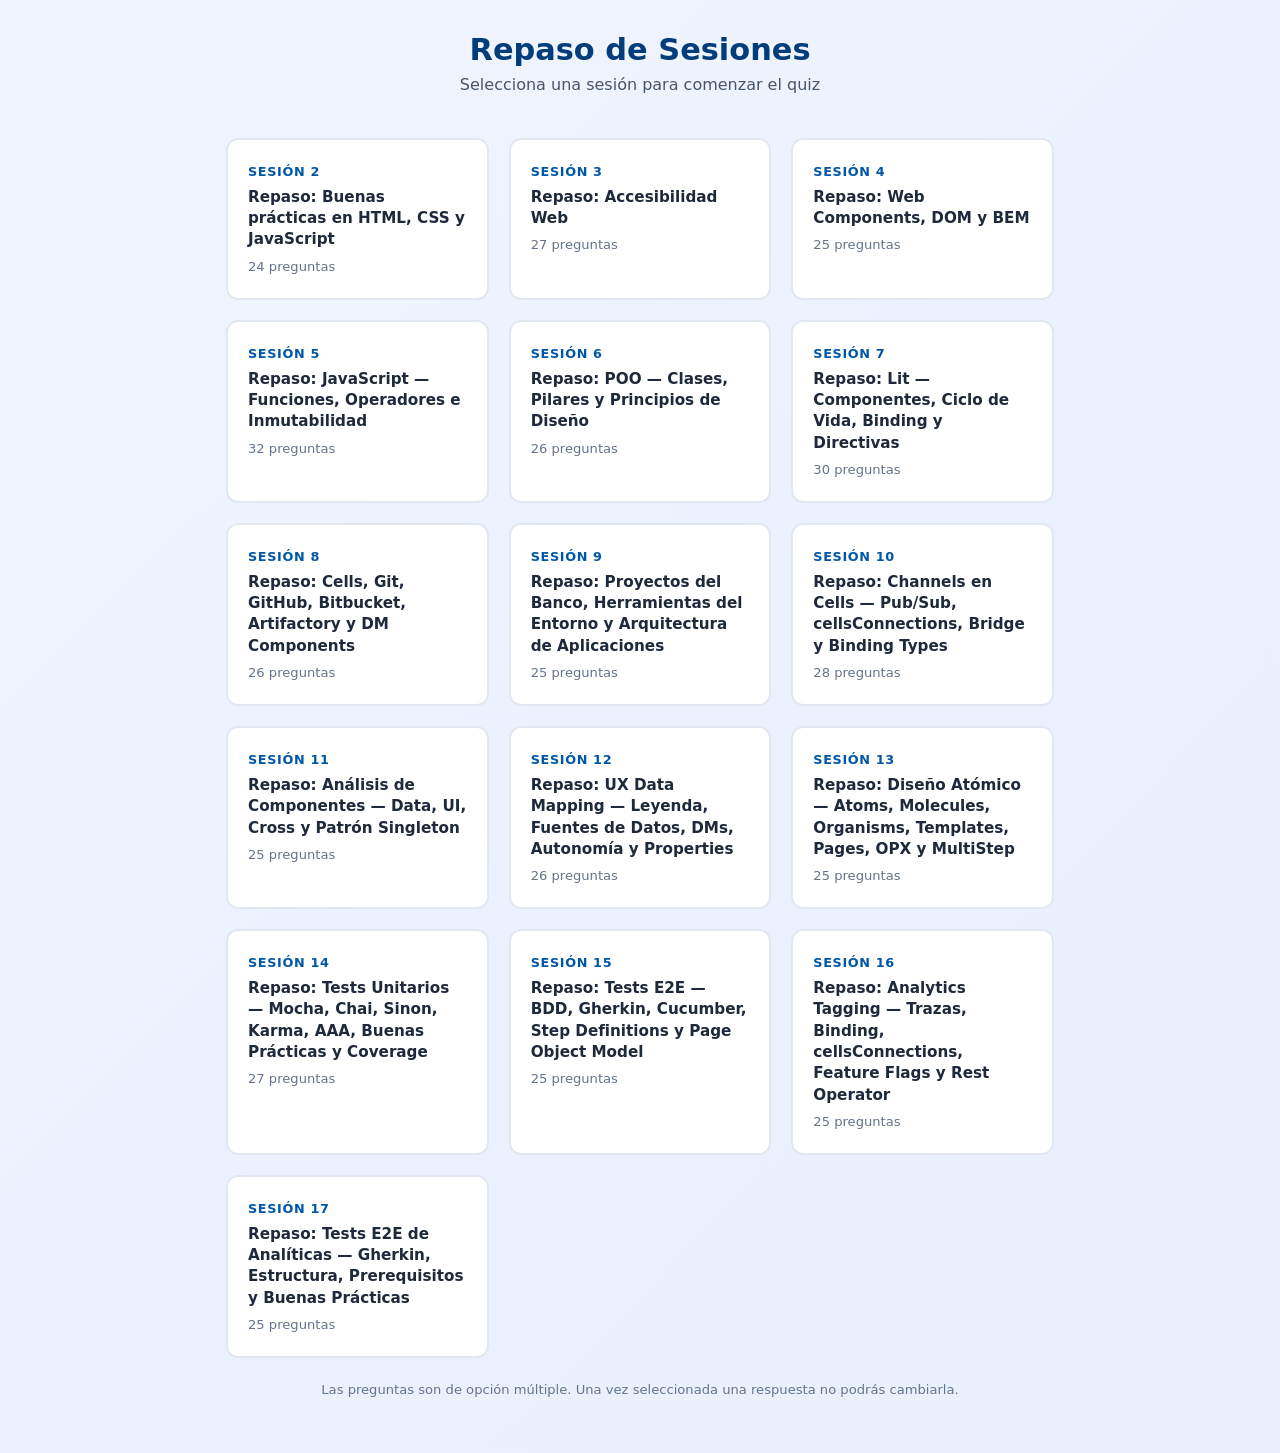
<file: index.html>
<!DOCTYPE html>
<html lang="es">
<head>
  <meta charset="UTF-8">
  <meta name="viewport" content="width=device-width, initial-scale=1.0">
  <title>Formulario de Preguntas - Entelgy</title>
  <link rel="stylesheet" href="css/styles.css">
</head>
<body>
  <div class="page page--home">
    <header class="header">
      <h1 class="header__title">Repaso de Sesiones</h1>
      <p class="header__subtitle">Selecciona una sesión para comenzar el quiz</p>
    </header>

    <main class="main">
      <div class="session-grid" id="sessionGrid">
        <!-- Las tarjetas de sesión se generan dinámicamente -->
      </div>
    </main>

    <footer class="footer">
      <p class="footer__text">Las preguntas son de opción múltiple. Una vez seleccionada una respuesta no podrás cambiarla.</p>
    </footer>
  </div>

  <script src="js/app.js"></script>
  <script>
    renderSessionGrid();
  </script>
</body>
</html>
</file>
<file: css/styles.css>
/* ===========================
   VARIABLES Y RESET
   =========================== */
:root {
  --color-primary: #0057a8;
  --color-primary-dark: #003d7a;
  --color-primary-light: #e8f0fb;
  --color-success: #1a7f4b;
  --color-success-bg: #e6f6ee;
  --color-success-border: #a3d9b8;
  --color-error: #b91c1c;
  --color-error-bg: #fef2f2;
  --color-error-border: #fca5a5;
  --color-neutral: #64748b;
  --color-neutral-light: #f1f5f9;
  --color-text: #1e293b;
  --color-text-soft: #475569;
  --color-border: #e2e8f0;
  --color-white: #ffffff;
  --radius: 12px;
  --radius-sm: 8px;
  --shadow: 0 4px 16px rgba(0, 0, 0, 0.08);
  --shadow-hover: 0 8px 28px rgba(0, 87, 168, 0.18);
  --transition: 0.2s ease;
  --font: 'Segoe UI', system-ui, -apple-system, sans-serif;
}

*, *::before, *::after {
  box-sizing: border-box;
  margin: 0;
  padding: 0;
}

html {
  font-size: 16px;
  scroll-behavior: smooth;
}

body {
  font-family: var(--font);
  color: var(--color-text);
  background: linear-gradient(135deg, #f0f4ff 0%, #e8f0fb 100%);
  min-height: 100vh;
}

/* ===========================
   LAYOUT
   =========================== */
.page {
  min-height: 100vh;
  display: flex;
  flex-direction: column;
  max-width: 860px;
  margin: 0 auto;
  padding: 0 1rem 2rem;
}

.main {
  flex: 1;
  padding-top: 1.5rem;
}

/* ===========================
   HEADER
   =========================== */
.header {
  padding: 2rem 0 1.25rem;
  text-align: center;
}

.header__back {
  display: inline-block;
  color: var(--color-primary);
  text-decoration: none;
  font-weight: 600;
  font-size: 0.95rem;
  margin-bottom: 0.75rem;
  padding: 0.4rem 0.75rem;
  border-radius: var(--radius-sm);
  transition: background var(--transition), color var(--transition);
}

.header__back:hover {
  background: var(--color-primary-light);
}

.header__title {
  font-size: 1.9rem;
  font-weight: 800;
  color: var(--color-primary-dark);
  line-height: 1.2;
}

.header__subtitle {
  font-size: 1rem;
  color: var(--color-text-soft);
  margin-top: 0.4rem;
}

.header__info {
  display: flex;
  flex-direction: column;
  align-items: center;
  gap: 0.25rem;
}

.header__progress {
  font-size: 0.9rem;
  color: var(--color-neutral);
  font-weight: 500;
}

/* ===========================
   BARRA DE PROGRESO
   =========================== */
.progress-bar {
  width: 100%;
  height: 6px;
  background: var(--color-border);
  border-radius: 99px;
  overflow: hidden;
  margin-bottom: 1.5rem;
}

.progress-bar__fill {
  height: 100%;
  background: linear-gradient(90deg, var(--color-primary), #4a9cf5);
  border-radius: 99px;
  transition: width 0.4s ease;
  width: 0%;
}

/* ===========================
   GRID DE SESIONES
   =========================== */
.session-grid {
  display: grid;
  grid-template-columns: repeat(auto-fill, minmax(220px, 1fr));
  gap: 1.25rem;
}

.session-card {
  background: var(--color-white);
  border: 2px solid var(--color-border);
  border-radius: var(--radius);
  padding: 1.5rem 1.25rem;
  cursor: pointer;
  text-decoration: none;
  color: inherit;
  transition: border-color var(--transition), box-shadow var(--transition), transform var(--transition);
  display: flex;
  flex-direction: column;
  gap: 0.5rem;
}

.session-card:hover {
  border-color: var(--color-primary);
  box-shadow: var(--shadow-hover);
  transform: translateY(-3px);
}

.session-card__number {
  font-size: 0.8rem;
  font-weight: 700;
  color: var(--color-primary);
  text-transform: uppercase;
  letter-spacing: 0.05em;
}

.session-card__title {
  font-size: 0.95rem;
  font-weight: 600;
  color: var(--color-text);
  line-height: 1.4;
}

.session-card__count {
  font-size: 0.82rem;
  color: var(--color-neutral);
}

/* ===========================
   TARJETA DE PREGUNTA
   =========================== */
.question-card {
  background: var(--color-white);
  border-radius: var(--radius);
  box-shadow: var(--shadow);
  padding: 2rem;
  margin-bottom: 1.5rem;
}

.question-card__number {
  font-size: 0.82rem;
  font-weight: 700;
  color: var(--color-primary);
  text-transform: uppercase;
  letter-spacing: 0.05em;
  margin-bottom: 0.6rem;
}

.question-card__text {
  font-size: 1.1rem;
  font-weight: 600;
  color: var(--color-text);
  line-height: 1.6;
  margin-bottom: 1.5rem;
}

.question-card__image-wrapper {
  margin: 0 0 1.5rem;
  text-align: center;
  border-radius: var(--radius-sm);
  overflow: hidden;
  border: 1px solid var(--color-border);
  background: var(--color-neutral-light);
}

.question-card__image {
  max-width: 100%;
  height: auto;
  max-height: 380px;
  object-fit: contain;
  display: block;
  margin: 0 auto;
}

/* ===========================
   ALTERNATIVAS
   =========================== */
.alternatives {
  display: flex;
  flex-direction: column;
  gap: 0.75rem;
}

.alternative {
  display: flex;
  align-items: flex-start;
  gap: 0.75rem;
  padding: 0.9rem 1rem;
  border: 2px solid var(--color-border);
  border-radius: var(--radius-sm);
  cursor: pointer;
  transition: border-color var(--transition), background var(--transition);
  background: var(--color-white);
  text-align: left;
  width: 100%;
  font-family: var(--font);
  font-size: 0.97rem;
  color: var(--color-text);
}

.alternative:hover:not([disabled]) {
  border-color: var(--color-primary);
  background: var(--color-primary-light);
}

.alternative__letter {
  flex-shrink: 0;
  width: 28px;
  height: 28px;
  border-radius: 50%;
  background: var(--color-neutral-light);
  border: 2px solid var(--color-border);
  display: flex;
  align-items: center;
  justify-content: center;
  font-size: 0.8rem;
  font-weight: 700;
  color: var(--color-neutral);
  transition: background var(--transition), border-color var(--transition), color var(--transition);
}

.alternative__text {
  flex: 1;
  line-height: 1.5;
}

/* Estados de alternativas */
.alternative--selected {
  border-color: var(--color-primary);
  background: var(--color-primary-light);
}

.alternative--selected .alternative__letter {
  background: var(--color-primary);
  border-color: var(--color-primary);
  color: var(--color-white);
}

.alternative--correct {
  border-color: var(--color-success-border);
  background: var(--color-success-bg);
}

.alternative--correct .alternative__letter {
  background: var(--color-success);
  border-color: var(--color-success);
  color: var(--color-white);
}

.alternative--incorrect {
  border-color: var(--color-error-border);
  background: var(--color-error-bg);
}

.alternative--incorrect .alternative__letter {
  background: var(--color-error);
  border-color: var(--color-error);
  color: var(--color-white);
}

.alternative--correct-hint {
  border-color: var(--color-success-border);
  background: var(--color-success-bg);
}

.alternative--correct-hint .alternative__letter {
  background: var(--color-success);
  border-color: var(--color-success);
  color: var(--color-white);
}

.alternative[disabled] {
  cursor: default;
}

/* ===========================
   FEEDBACK
   =========================== */
.feedback {
  margin-top: 1.25rem;
  padding: 1rem 1.1rem;
  border-radius: var(--radius-sm);
  animation: fadeIn 0.3s ease;
}

.feedback--correct {
  background: var(--color-success-bg);
  border-left: 4px solid var(--color-success);
}

.feedback--incorrect {
  background: var(--color-error-bg);
  border-left: 4px solid var(--color-error);
}

.feedback__text {
  font-size: 0.93rem;
  line-height: 1.6;
  color: var(--color-text);
}

@keyframes fadeIn {
  from { opacity: 0; transform: translateY(6px); }
  to   { opacity: 1; transform: translateY(0); }
}

/* ===========================
   NAVEGACIÓN DEL QUIZ
   =========================== */
.quiz-nav {
  display: flex;
  justify-content: flex-end;
  gap: 0.75rem;
}

/* ===========================
   BOTONES
   =========================== */
.btn {
  display: inline-block;
  padding: 0.75rem 1.5rem;
  border-radius: var(--radius-sm);
  font-size: 0.97rem;
  font-weight: 600;
  cursor: pointer;
  border: none;
  transition: background var(--transition), transform var(--transition), box-shadow var(--transition);
  text-decoration: none;
  font-family: var(--font);
}

.btn--primary {
  background: var(--color-primary);
  color: var(--color-white);
}

.btn--primary:hover {
  background: var(--color-primary-dark);
  transform: translateY(-1px);
  box-shadow: 0 4px 14px rgba(0, 87, 168, 0.3);
}

.btn--secondary {
  background: var(--color-white);
  color: var(--color-primary);
  border: 2px solid var(--color-primary);
}

.btn--secondary:hover {
  background: var(--color-primary-light);
}

.btn--finish {
  background: var(--color-success);
  color: var(--color-white);
}

.btn--finish:hover {
  background: #15653c;
  transform: translateY(-1px);
  box-shadow: 0 4px 14px rgba(26, 127, 75, 0.3);
}

/* ===========================
   RESULTADO
   =========================== */
.main--result {
  display: flex;
  flex-direction: column;
  align-items: center;
  gap: 2rem;
  padding-top: 2rem;
}

.result-card {
  background: var(--color-white);
  border-radius: var(--radius);
  box-shadow: var(--shadow);
  padding: 2.5rem 2rem;
  width: 100%;
  max-width: 500px;
  text-align: center;
  display: flex;
  flex-direction: column;
  gap: 1.5rem;
}

.result-card__score-wrap {
  display: flex;
  flex-direction: column;
  align-items: center;
  gap: 0.5rem;
}

.result-card__emoji {
  font-size: 3.5rem;
  line-height: 1;
}

.result-card__score {
  font-size: 3rem;
  font-weight: 800;
  color: var(--color-primary-dark);
  line-height: 1;
}

.result-card__label {
  font-size: 0.9rem;
  color: var(--color-neutral);
}

.result-card__bar-wrap {
  display: flex;
  align-items: center;
  gap: 0.75rem;
}

.result-card__bar {
  flex: 1;
  height: 10px;
  background: var(--color-border);
  border-radius: 99px;
  overflow: hidden;
}

.result-card__bar-fill {
  height: 100%;
  border-radius: 99px;
  background: linear-gradient(90deg, var(--color-primary), #4a9cf5);
  transition: width 0.8s ease;
}

.result-card__percent {
  font-size: 0.95rem;
  font-weight: 700;
  color: var(--color-primary);
  min-width: 44px;
}

.result-card__message {
  font-size: 1.05rem;
  font-weight: 600;
  color: var(--color-text-soft);
}

.result-actions {
  display: flex;
  gap: 1rem;
  flex-wrap: wrap;
  justify-content: center;
}

/* ===========================
   FOOTER
   =========================== */
.footer {
  padding: 1.5rem 0;
  text-align: center;
}

.footer__text {
  font-size: 0.82rem;
  color: var(--color-neutral);
}

/* ===========================
   RESPONSIVE
   =========================== */
@media (max-width: 600px) {
  .header__title {
    font-size: 1.4rem;
  }

  .question-card {
    padding: 1.25rem;
  }

  .question-card__text {
    font-size: 1rem;
  }

  .session-grid {
    grid-template-columns: 1fr 1fr;
  }

  .result-card {
    padding: 1.5rem 1.25rem;
  }

  .result-card__score {
    font-size: 2.4rem;
  }
}

@media (max-width: 400px) {
  .session-grid {
    grid-template-columns: 1fr;
  }
}
</file>
